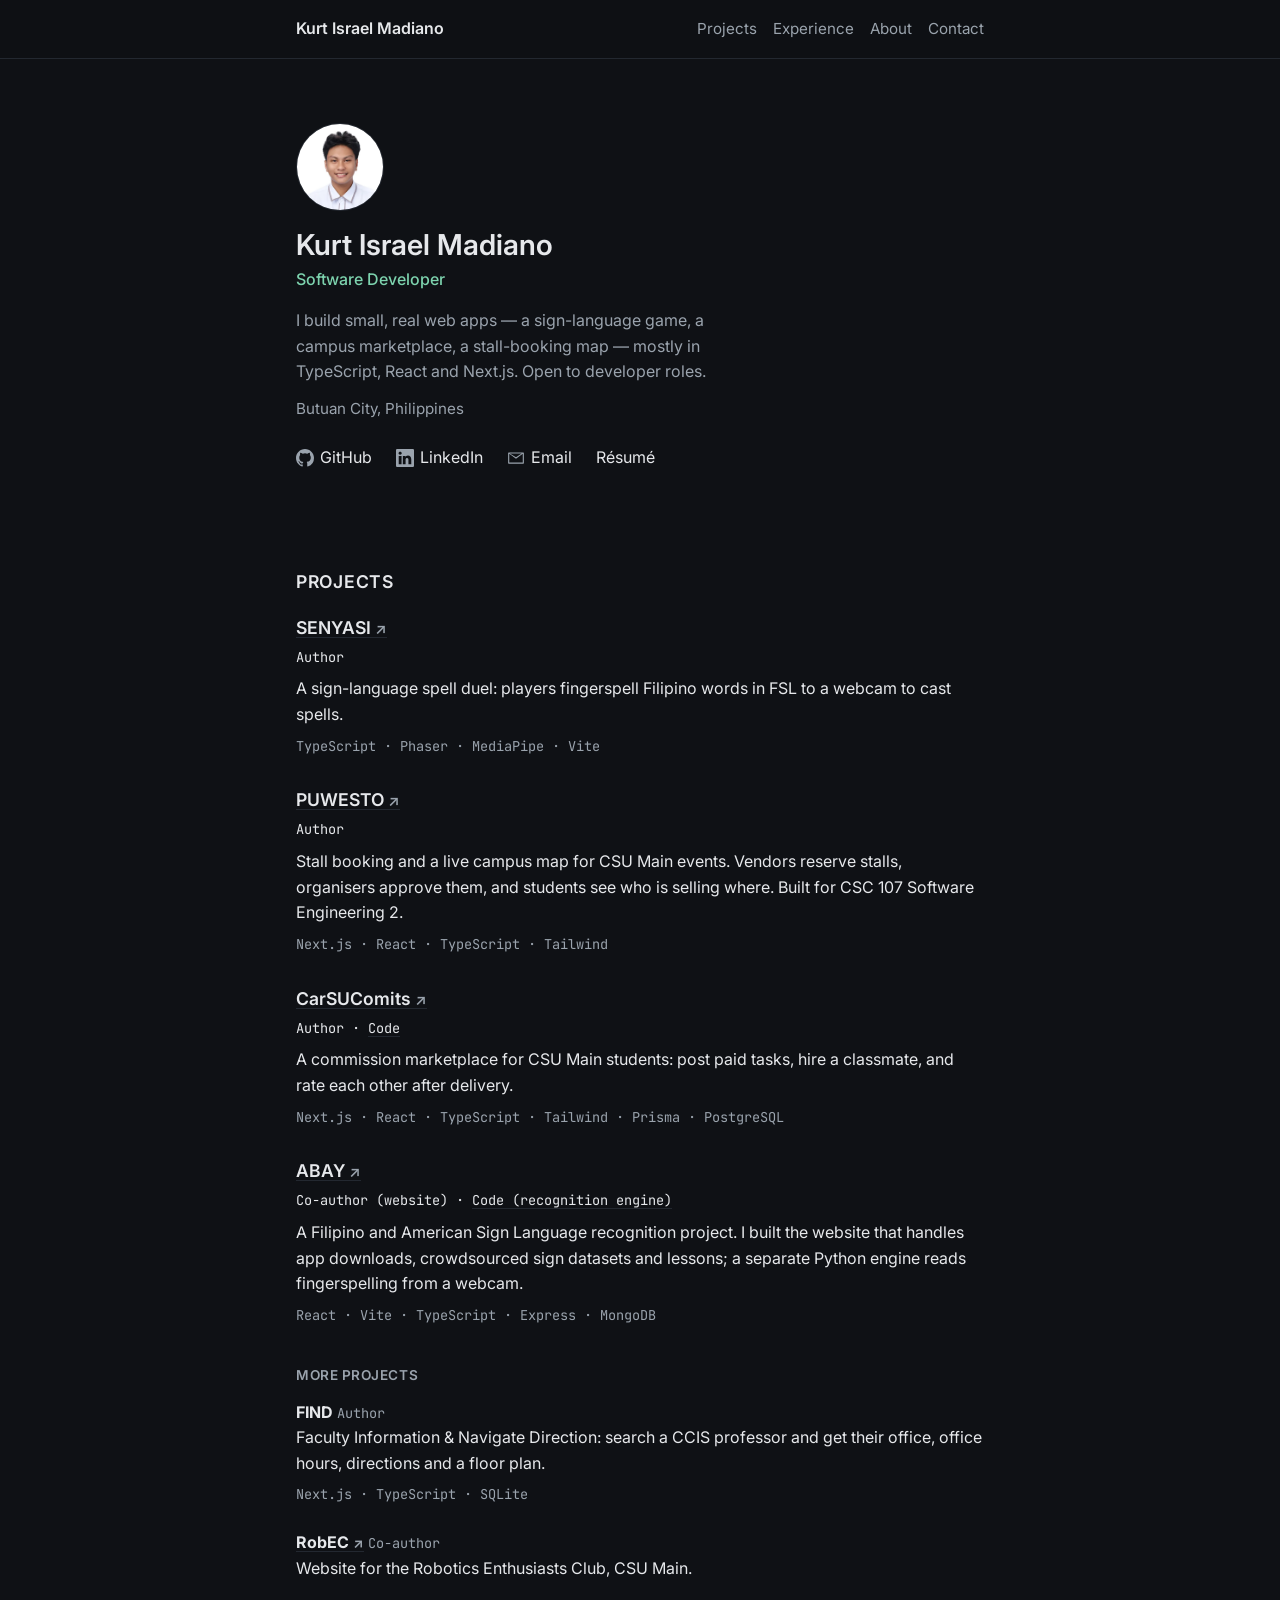
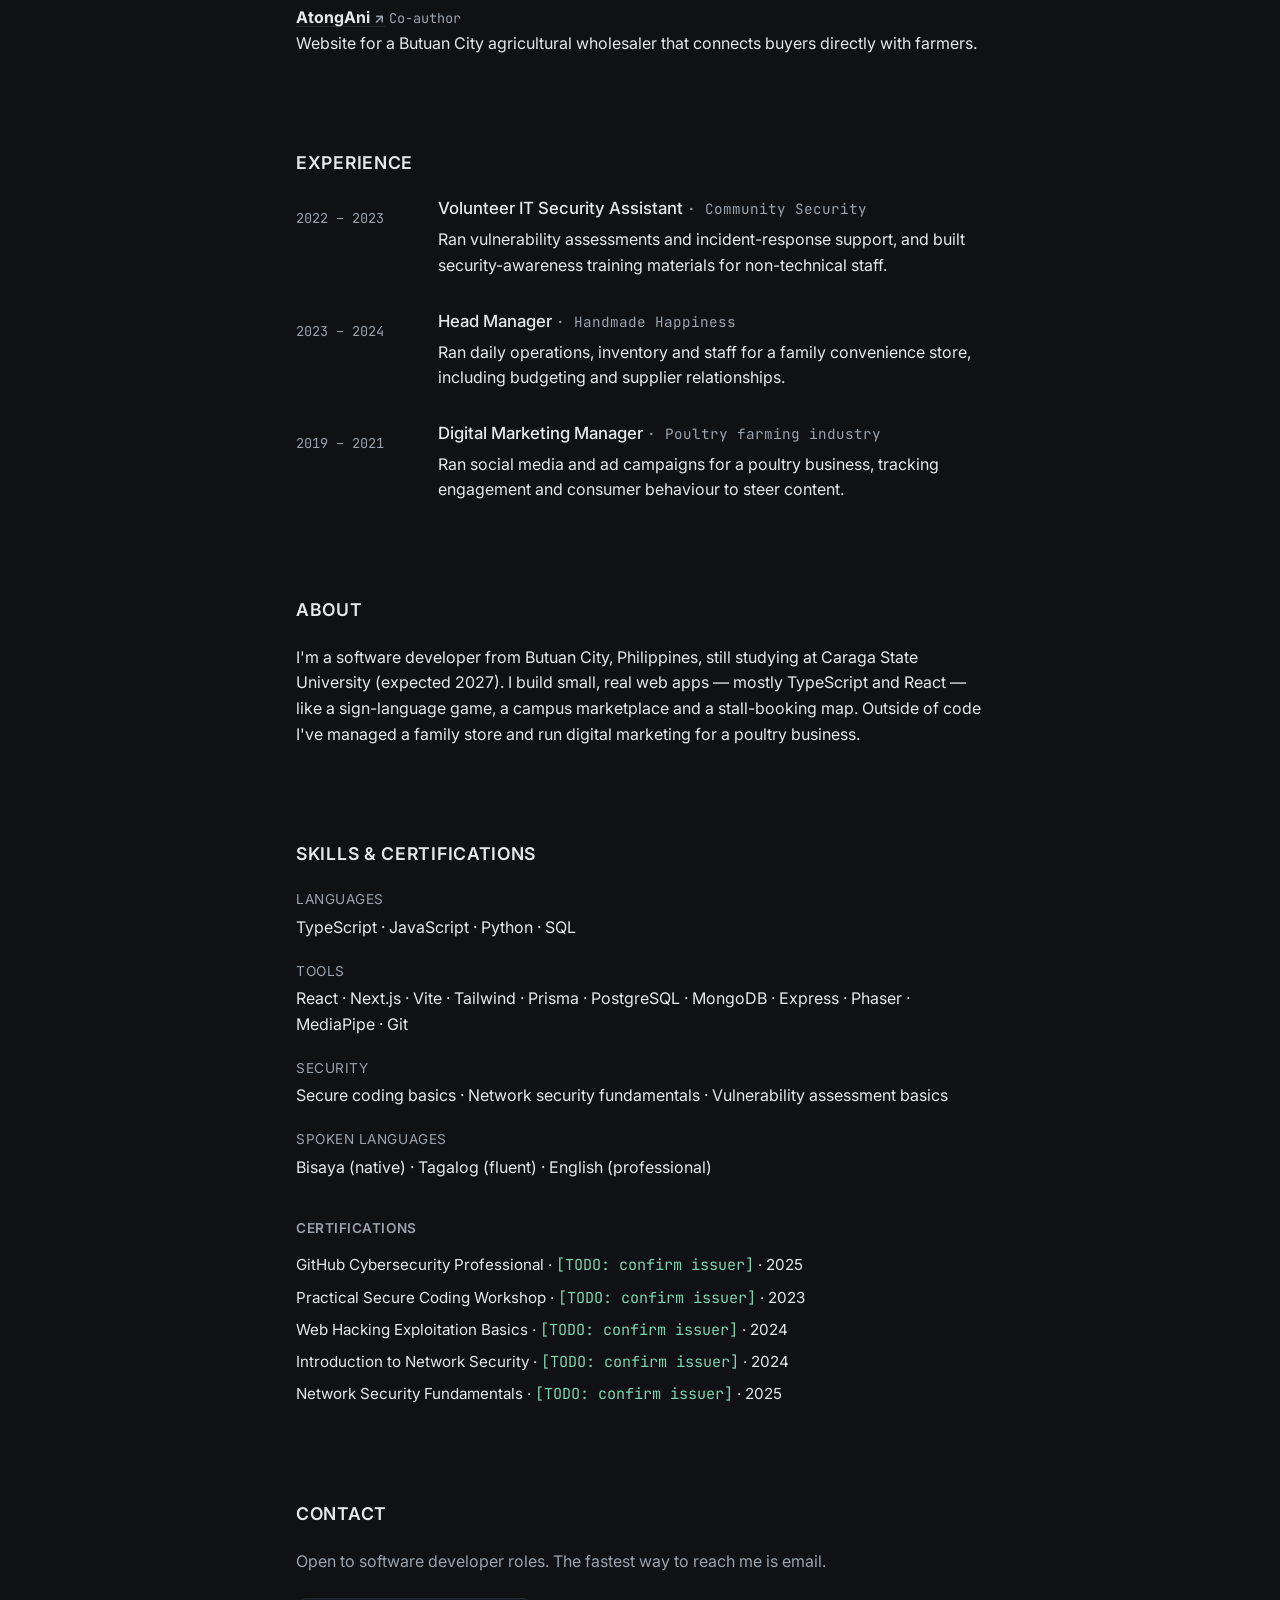
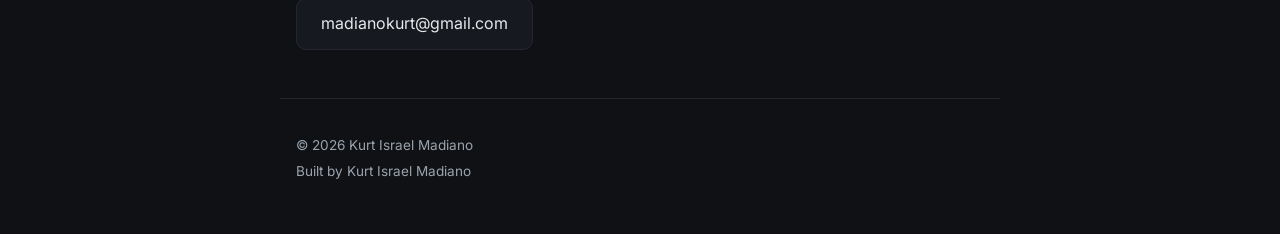
<file: index.html>
<!DOCTYPE html>
<html lang="en">
<head>
  <meta charset="UTF-8">
  <meta name="viewport" content="width=device-width, initial-scale=1.0">
  <title>Kurt Israel Madiano — Software Developer</title>
  <meta name="description" content="Software developer in Butuan City, Philippines. Builds small, real web apps — a sign-language game, a campus marketplace, a stall-booking map — mostly in TypeScript, React and Next.js.">
  <link rel="canonical" href="https://kurtisrael12.github.io/KurtIsrael_E-Portfolio/">

  <meta property="og:title" content="Kurt Israel Madiano — Software Developer">
  <meta property="og:description" content="Software developer in Butuan City, Philippines. Builds small, real web apps in TypeScript, React and Next.js.">
  <meta property="og:type" content="website">
  <meta property="og:url" content="https://kurtisrael12.github.io/KurtIsrael_E-Portfolio/">
  <meta property="og:image" content="https://kurtisrael12.github.io/KurtIsrael_E-Portfolio/assets/og-image.png">
  <meta name="twitter:card" content="summary_large_image">
  <meta name="twitter:title" content="Kurt Israel Madiano — Software Developer">
  <meta name="twitter:description" content="Software developer in Butuan City, Philippines. Builds small, real web apps in TypeScript, React and Next.js.">
  <meta name="twitter:image" content="https://kurtisrael12.github.io/KurtIsrael_E-Portfolio/assets/og-image.png">

  <link rel="icon" href="assets/favicon.svg" type="image/svg+xml">
  <link rel="stylesheet" href="style.css">
  <link rel="preconnect" href="https://fonts.googleapis.com">
  <link rel="preconnect" href="https://fonts.gstatic.com" crossorigin>
  <link href="https://fonts.googleapis.com/css2?family=Inter:wght@400;500;600&family=JetBrains+Mono:wght@400;500&display=swap" rel="stylesheet">
</head>
<body>
  <a class="skip-link" href="#main">Skip to content</a>

  <header class="site-header">
    <nav class="nav">
      <a class="nav-name" href="#main">Kurt Israel Madiano</a>
      <ul class="nav-links">
        <li><a href="#projects">Projects</a></li>
        <li><a href="#experience">Experience</a></li>
        <li><a href="#about">About</a></li>
        <li><a href="#contact">Contact</a></li>
      </ul>
    </nav>
  </header>

  <main id="main">
    <section id="hero" class="hero fade-up">
      <img src="assets/kurt.webp" alt="Kurt Israel Madiano" class="hero-photo" width="88" height="88">
      <h1>Kurt Israel Madiano</h1>
      <p class="role">Software Developer</p>
      <p class="lede">I build small, real web apps — a sign-language game, a campus marketplace, a stall-booking map — mostly in TypeScript, React and Next.js. Open to developer roles.</p>
      <p class="location">Butuan City, Philippines</p>
      <ul class="hero-links">
        <li>
          <a href="https://github.com/KurtIsrael12" target="_blank" rel="noopener noreferrer" aria-label="GitHub">
            <svg viewBox="0 0 16 16" width="18" height="18" aria-hidden="true"><path fill="currentColor" d="M8 0C3.58 0 0 3.58 0 8c0 3.54 2.29 6.53 5.47 7.59.4.07.55-.17.55-.38 0-.19-.01-.82-.01-1.49-2.01.37-2.53-.49-2.69-.94-.09-.23-.48-.94-.82-1.13-.28-.15-.68-.52-.01-.53.63-.01 1.08.58 1.23.82.72 1.21 1.87.87 2.33.66.07-.52.28-.87.51-1.07-1.78-.2-3.64-.89-3.64-3.95 0-.87.31-1.59.82-2.15-.08-.2-.36-1.02.08-2.12 0 0 .67-.21 2.2.82a7.6 7.6 0 0 1 4 0c1.53-1.04 2.2-.82 2.2-.82.44 1.1.16 1.92.08 2.12.51.56.82 1.27.82 2.15 0 3.07-1.87 3.75-3.65 3.95.29.25.54.73.54 1.48 0 1.07-.01 1.93-.01 2.2 0 .21.15.46.55.38A8.01 8.01 0 0 0 16 8c0-4.42-3.58-8-8-8Z"/></svg>
            <span>GitHub</span>
          </a>
        </li>
        <li>
          <a href="https://www.linkedin.com/in/kurtmadiano" target="_blank" rel="noopener noreferrer" aria-label="LinkedIn">
            <svg viewBox="0 0 16 16" width="18" height="18" aria-hidden="true"><path fill="currentColor" d="M0 1.14C0 .51.53 0 1.19 0h13.62C15.47 0 16 .51 16 1.14v13.72c0 .63-.53 1.14-1.19 1.14H1.19C.53 16 0 15.49 0 14.86V1.14ZM4.94 13.5V6.17H2.42v7.33h2.52ZM3.68 5.15c.88 0 1.43-.58 1.43-1.31-.02-.74-.55-1.31-1.41-1.31-.86 0-1.43.57-1.43 1.31 0 .73.55 1.31 1.39 1.31h.02ZM8.52 13.5V9.4c0-.22.02-.44.08-.6.17-.44.57-.9 1.24-.9.87 0 1.22.67 1.22 1.64v4h2.52V9.24c0-2.37-1.25-3.47-2.92-3.47-1.36 0-1.95.77-2.29 1.3h.02V6.17H6.1c.03.72 0 7.33 0 7.33h2.42Z"/></svg>
            <span>LinkedIn</span>
          </a>
        </li>
        <li>
          <a href="mailto:madianokurt@gmail.com" aria-label="Email">
            <svg viewBox="0 0 16 16" width="18" height="18" aria-hidden="true"><path fill="currentColor" d="M1.5 3h13a.5.5 0 0 1 .5.5v9a.5.5 0 0 1-.5.5h-13a.5.5 0 0 1-.5-.5v-9a.5.5 0 0 1 .5-.5Zm.5 1.2V12h12V4.2L8 8.6 2 4.2Zm.46-.2L8 7.4l5.04-3.4H1.96Z"/></svg>
            <span>Email</span>
          </a>
        </li>
        <li>
          <a href="assets/KurtIsrael_Resume.pdf" target="_blank" rel="noopener noreferrer">Résumé</a>
        </li>
      </ul>
    </section>

    <section id="projects" class="section fade-up">
      <h2>Projects</h2>

      <ul class="project-list">
        <li class="project">
          <h3><a href="https://senyasi.vercel.app" target="_blank" rel="noopener noreferrer">SENYASI <span class="ext" aria-hidden="true">↗</span></a></h3>
          <p class="project-meta">Author</p>
          <p>A sign-language spell duel: players fingerspell Filipino words in FSL to a webcam to cast spells.</p>
          <p class="tags">TypeScript · Phaser · MediaPipe · Vite</p>
        </li>
        <li class="project">
          <h3><a href="https://puwesto-csu.vercel.app" target="_blank" rel="noopener noreferrer">PUWESTO <span class="ext" aria-hidden="true">↗</span></a></h3>
          <p class="project-meta">Author</p>
          <p>Stall booking and a live campus map for CSU Main events. Vendors reserve stalls, organisers approve them, and students see who is selling where. Built for CSC 107 Software Engineering 2.</p>
          <p class="tags">Next.js · React · TypeScript · Tailwind</p>
        </li>
        <li class="project">
          <h3><a href="https://carsucomits-six.vercel.app" target="_blank" rel="noopener noreferrer">CarSUComits <span class="ext" aria-hidden="true">↗</span></a></h3>
          <p class="project-meta">Author · <a href="https://github.com/Lix-seri/carsucomits" target="_blank" rel="noopener noreferrer">Code</a></p>
          <p>A commission marketplace for CSU Main students: post paid tasks, hire a classmate, and rate each other after delivery.</p>
          <p class="tags">Next.js · React · TypeScript · Tailwind · Prisma · PostgreSQL</p>
        </li>
        <li class="project">
          <h3><a href="https://abay-sl.vercel.app" target="_blank" rel="noopener noreferrer">ABAY <span class="ext" aria-hidden="true">↗</span></a></h3>
          <p class="project-meta">Co-author (website) · <a href="https://github.com/GEENGEENGEEN/PROJECT_ABAY---Experimental" target="_blank" rel="noopener noreferrer">Code (recognition engine)</a></p>
          <p>A Filipino and American Sign Language recognition project. I built the website that handles app downloads, crowdsourced sign datasets and lessons; a separate Python engine reads fingerspelling from a webcam.</p>
          <p class="tags">React · Vite · TypeScript · Express · MongoDB</p>
        </li>
      </ul>

      <h3 class="more-heading">More projects</h3>
      <ul class="project-list compact">
        <li class="project">
          <p><strong>FIND</strong> <span class="project-meta">Author</span><br>
          Faculty Information &amp; Navigate Direction: search a CCIS professor and get their office, office hours, directions and a floor plan.
          <span class="tags">Next.js · TypeScript · SQLite</span></p>
        </li>
        <li class="project">
          <p><strong><a href="https://robec-website.vercel.app" target="_blank" rel="noopener noreferrer">RobEC <span class="ext" aria-hidden="true">↗</span></a></strong> <span class="project-meta">Co-author</span><br>
          Website for the Robotics Enthusiasts Club, CSU Main.</p>
        </li>
        <li class="project">
          <p><strong><a href="https://atongani.com" target="_blank" rel="noopener noreferrer">AtongAni <span class="ext" aria-hidden="true">↗</span></a></strong> <span class="project-meta">Co-author</span><br>
          Website for a Butuan City agricultural wholesaler that connects buyers directly with farmers.</p>
        </li>
      </ul>
    </section>

    <section id="experience" class="section fade-up">
      <h2>Experience</h2>
      <ul class="timeline">
        <li>
          <p class="date">2022 – 2023</p>
          <div>
            <h3>Volunteer IT Security Assistant <span class="org">· Community Security</span></h3>
            <p>Ran vulnerability assessments and incident-response support, and built security-awareness training materials for non-technical staff.</p>
          </div>
        </li>
        <li>
          <p class="date">2023 – 2024</p>
          <div>
            <h3>Head Manager <span class="org">· Handmade Happiness</span></h3>
            <p>Ran daily operations, inventory and staff for a family convenience store, including budgeting and supplier relationships.</p>
          </div>
        </li>
        <li>
          <p class="date">2019 – 2021</p>
          <div>
            <h3>Digital Marketing Manager <span class="org">· Poultry farming industry</span></h3>
            <p>Ran social media and ad campaigns for a poultry business, tracking engagement and consumer behaviour to steer content.</p>
          </div>
        </li>
      </ul>
    </section>

    <section id="about" class="section fade-up">
      <h2>About</h2>
      <p>I'm a software developer from Butuan City, Philippines, still studying at Caraga State University (expected 2027). I build small, real web apps — mostly TypeScript and React — like a sign-language game, a campus marketplace and a stall-booking map. Outside of code I've managed a family store and run digital marketing for a poultry business.</p>
    </section>

    <section id="skills" class="section fade-up">
      <h2>Skills &amp; Certifications</h2>
      <dl class="skill-groups">
        <div>
          <dt>Languages</dt>
          <dd>TypeScript · JavaScript · Python · SQL</dd>
        </div>
        <div>
          <dt>Tools</dt>
          <dd>React · Next.js · Vite · Tailwind · Prisma · PostgreSQL · MongoDB · Express · Phaser · MediaPipe · Git</dd>
        </div>
        <div>
          <dt>Security</dt>
          <dd>Secure coding basics · Network security fundamentals · Vulnerability assessment basics</dd>
        </div>
        <div>
          <dt>Spoken languages</dt>
          <dd>Bisaya (native) · Tagalog (fluent) · English (professional)</dd>
        </div>
      </dl>

      <h3 class="more-heading">Certifications</h3>
      <ul class="cert-list">
        <li>GitHub Cybersecurity Professional · <span class="todo">[TODO: confirm issuer]</span> · 2025</li>
        <li>Practical Secure Coding Workshop · <span class="todo">[TODO: confirm issuer]</span> · 2023</li>
        <li>Web Hacking Exploitation Basics · <span class="todo">[TODO: confirm issuer]</span> · 2024</li>
        <li>Introduction to Network Security · <span class="todo">[TODO: confirm issuer]</span> · 2024</li>
        <li>Network Security Fundamentals · <span class="todo">[TODO: confirm issuer]</span> · 2025</li>
      </ul>
    </section>

    <section id="contact" class="section fade-up">
      <h2>Contact</h2>
      <p>Open to software developer roles. The fastest way to reach me is email.</p>
      <a class="email-btn" href="mailto:madianokurt@gmail.com">madianokurt@gmail.com</a>
    </section>
  </main>

  <footer class="site-footer">
    <p>© 2026 Kurt Israel Madiano</p>
    <p>Built by Kurt Israel Madiano</p>
  </footer>

  <script src="script.js"></script>
</body>
</html>
</file>
<file: style.css>
/* Tokens */
:root {
  --bg: #0f1115;
  --surface: #161a20;
  --border: #232830;
  --text: #e6e8eb;
  --muted: #9aa3ad;
  --accent: #7dd3ae;
  --radius: 10px;
  --space: 8px;
  --max-width: 720px;
}

/* Reset */
* { box-sizing: border-box; }
html { scroll-behavior: smooth; }
body {
  margin: 0;
  background: var(--bg);
  color: var(--text);
  font-family: "Inter", system-ui, -apple-system, sans-serif;
  font-size: 16px;
  line-height: 1.6;
}
h1, h2, h3 { line-height: 1.25; font-weight: 600; margin: 0; }
p { margin: 0; }
a { color: var(--accent); text-decoration: none; }
a:hover { text-decoration: underline; }
img { max-width: 100%; display: block; }
ul { list-style: none; margin: 0; padding: 0; }
dl { margin: 0; }

:focus-visible {
  outline: 2px solid var(--accent);
  outline-offset: 2px;
}

.mono, .date, .tags, .project-meta, .org, .todo {
  font-family: "JetBrains Mono", monospace;
}

/* Skip link */
.skip-link {
  position: absolute;
  left: -999px;
  top: 0;
  background: var(--accent);
  color: var(--bg);
  padding: calc(var(--space) * 1.5) calc(var(--space) * 2);
  z-index: 100;
}
.skip-link:focus { left: var(--space); top: var(--space); }

/* Header / nav */
.site-header {
  position: sticky;
  top: 0;
  z-index: 10;
  background: rgba(15, 17, 21, 0.9);
  backdrop-filter: blur(6px);
  border-bottom: 1px solid var(--border);
}
.nav {
  max-width: var(--max-width);
  margin: 0 auto;
  display: flex;
  align-items: center;
  justify-content: space-between;
  gap: calc(var(--space) * 2);
  padding: calc(var(--space) * 2) calc(var(--space) * 2);
}
.nav-name {
  color: var(--text);
  font-weight: 600;
  white-space: nowrap;
}
.nav-name:hover { text-decoration: none; color: var(--accent); }
.nav-links {
  display: flex;
  gap: calc(var(--space) * 2);
  flex-wrap: wrap;
  justify-content: flex-end;
}
.nav-links a { color: var(--muted); font-size: 0.95rem; }
.nav-links a:hover { color: var(--accent); }

/* Layout */
.section, .hero {
  max-width: var(--max-width);
  margin: 0 auto;
  padding: calc(var(--space) * 6) calc(var(--space) * 2);
}
.section h2 {
  font-size: 1.1rem;
  text-transform: uppercase;
  letter-spacing: 0.04em;
  color: var(--text);
  margin-bottom: calc(var(--space) * 3);
}

/* Hero */
.hero { text-align: left; padding-top: calc(var(--space) * 8); }
.hero-photo {
  width: 88px;
  height: 88px;
  border-radius: 50%;
  object-fit: cover;
  margin-bottom: calc(var(--space) * 2);
  border: 1px solid var(--border);
}
.hero h1 { font-size: 1.8rem; }
.hero .role { color: var(--accent); font-weight: 500; margin-top: calc(var(--space) / 2); }
.hero .lede { color: var(--muted); margin-top: calc(var(--space) * 2); max-width: 46ch; }
.hero .location { color: var(--muted); margin-top: calc(var(--space) * 1.5); font-size: 0.95rem; }
.hero-links {
  display: flex;
  gap: calc(var(--space) * 3);
  flex-wrap: wrap;
  margin-top: calc(var(--space) * 3);
}
.hero-links a {
  color: var(--text);
  display: inline-flex;
  align-items: center;
  gap: calc(var(--space) * 0.75);
}
.hero-links a:hover { color: var(--accent); text-decoration: none; }
.hero-links svg { color: var(--muted); }
.hero-links a:hover svg { color: var(--accent); }

/* Projects */
.project-list { display: flex; flex-direction: column; gap: calc(var(--space) * 4); }
.project-list.compact { gap: calc(var(--space) * 3); margin-top: calc(var(--space) * 2); }
.project h3 { font-size: 1.1rem; }
.project h3 a,
.project-meta a,
.project-list.compact p a {
  color: var(--text);
  text-decoration: underline;
  text-decoration-color: var(--border);
  text-underline-offset: 3px;
}
.project h3 a:hover,
.project-meta a:hover,
.project-list.compact p a:hover {
  color: var(--accent);
  text-decoration-color: currentColor;
}
.project .ext { font-size: 0.85em; color: var(--muted); }
.project-meta { color: var(--muted); font-size: 0.85rem; margin: calc(var(--space) / 2) 0; }
.project p { margin-top: calc(var(--space)); color: var(--text); }
.project .tags {
  display: block;
  color: var(--muted);
  font-size: 0.85rem;
  margin-top: calc(var(--space));
}
.project-list.compact .project p { margin: 0; }
.more-heading {
  font-size: 0.85rem;
  text-transform: uppercase;
  letter-spacing: 0.04em;
  color: var(--muted);
  margin: calc(var(--space) * 5) 0 calc(var(--space) * 2);
}

/* Experience */
.timeline { display: flex; flex-direction: column; gap: calc(var(--space) * 4); }
.timeline li { display: flex; flex-direction: column; gap: calc(var(--space)); }
.timeline .date { color: var(--muted); font-size: 0.85rem; }
.timeline h3 { font-size: 1.05rem; font-weight: 500; }
.timeline .org { color: var(--muted); font-weight: 400; font-family: "JetBrains Mono", monospace; font-size: 0.85em; }
.timeline p { margin-top: calc(var(--space)); color: var(--text); }

@media (min-width: 560px) {
  .timeline li { flex-direction: row; gap: calc(var(--space) * 4); }
  .timeline .date { flex: 0 0 110px; padding-top: 2px; }
}

/* Skills */
.skill-groups { display: flex; flex-direction: column; gap: calc(var(--space) * 2.5); }
.skill-groups dt {
  font-size: 0.85rem;
  text-transform: uppercase;
  letter-spacing: 0.04em;
  color: var(--muted);
}
.skill-groups dd { margin: calc(var(--space) / 2) 0 0; }
.cert-list { display: flex; flex-direction: column; gap: calc(var(--space)); }
.cert-list li { font-size: 0.95rem; }
.todo { color: var(--accent); }

/* Contact */
#contact p { color: var(--muted); margin-bottom: calc(var(--space) * 3); }
.email-btn {
  display: inline-block;
  background: var(--surface);
  border: 1px solid var(--border);
  border-radius: var(--radius);
  padding: calc(var(--space) * 1.5) calc(var(--space) * 3);
  color: var(--text);
}
.email-btn:hover { border-color: var(--accent); color: var(--accent); text-decoration: none; }

/* Footer */
.site-footer {
  max-width: var(--max-width);
  margin: 0 auto;
  padding: calc(var(--space) * 4) calc(var(--space) * 2) calc(var(--space) * 6);
  border-top: 1px solid var(--border);
  color: var(--muted);
  font-size: 0.85rem;
}
.site-footer p { margin: calc(var(--space) / 2) 0; }

/* Motion: visible by default (no-JS / reduced-motion safe); JS opts elements into the fade */
.fade-up.pre-fade {
  opacity: 0;
  transform: translateY(12px);
  transition: opacity 0.3s ease, transform 0.3s ease;
}
.fade-up.pre-fade.in-view { opacity: 1; transform: translateY(0); }

@media (prefers-reduced-motion: reduce) {
  html { scroll-behavior: auto; }
}
</file>
